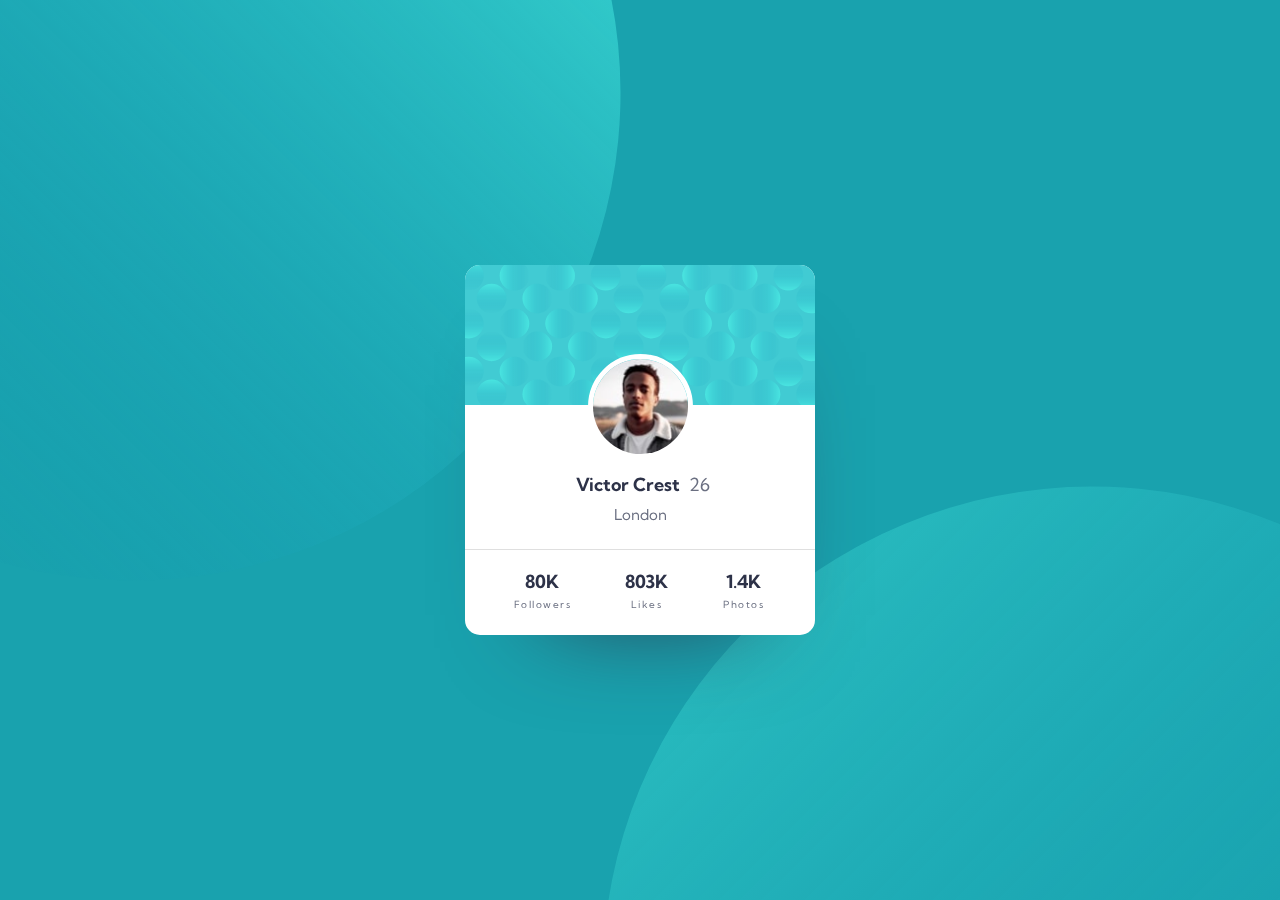
<file: index.html>
<!DOCTYPE html>
<html lang="en">
  <head>
    <meta charset="UTF-8" />
    <meta http-equiv="X-UA-Compatible" content="IE=edge" />
    <meta name="viewport" content="width=device-width, initial-scale=1.0" />
    <title>Card</title>
    <link rel="icon" href="./images/favicon-32x32.png" type="image/x-icon" />
    <link rel="stylesheet" href="./css/style.css" />
  </head>
  <body>
    <section>
      <img
        src="./images/bg-pattern-top.svg"
        alt="background-image-top"
        class="top-img"
      />
      <img
        src="./images/bg-pattern-bottom.svg"
        alt="background-image-bottom"
        class="bottom-img"
      />
    </section>

    <section class="top">
      <div>
        <img src="images/bg-pattern-card.svg" alt="card-image-top" />
      </div>
      <div class="middle">
        <div class="profile-pic">
          <img class="vic-pic" src="images/image-victor.jpg" alt="Victor-pic" />
        </div>
        <div>
          <p class="name">Victor Crest <span class="age">26</span></p>
          <p class="city">London</p>
        </div>
      </div>

      <section class="bottom">
        <div class="statistics">
          <p class="number">80K</p>
          <p class="text">Followers</p>
        </div>
        <div class="statistics">
          <p class="number">803K</p>
          <p class="text">Likes</p>
        </div>
        <div class="statistics">
          <p class="number">1.4K</p>
          <p class="text">Photos</p>
        </div>
      </section>
    </section>
  </body>
</html>
</file>
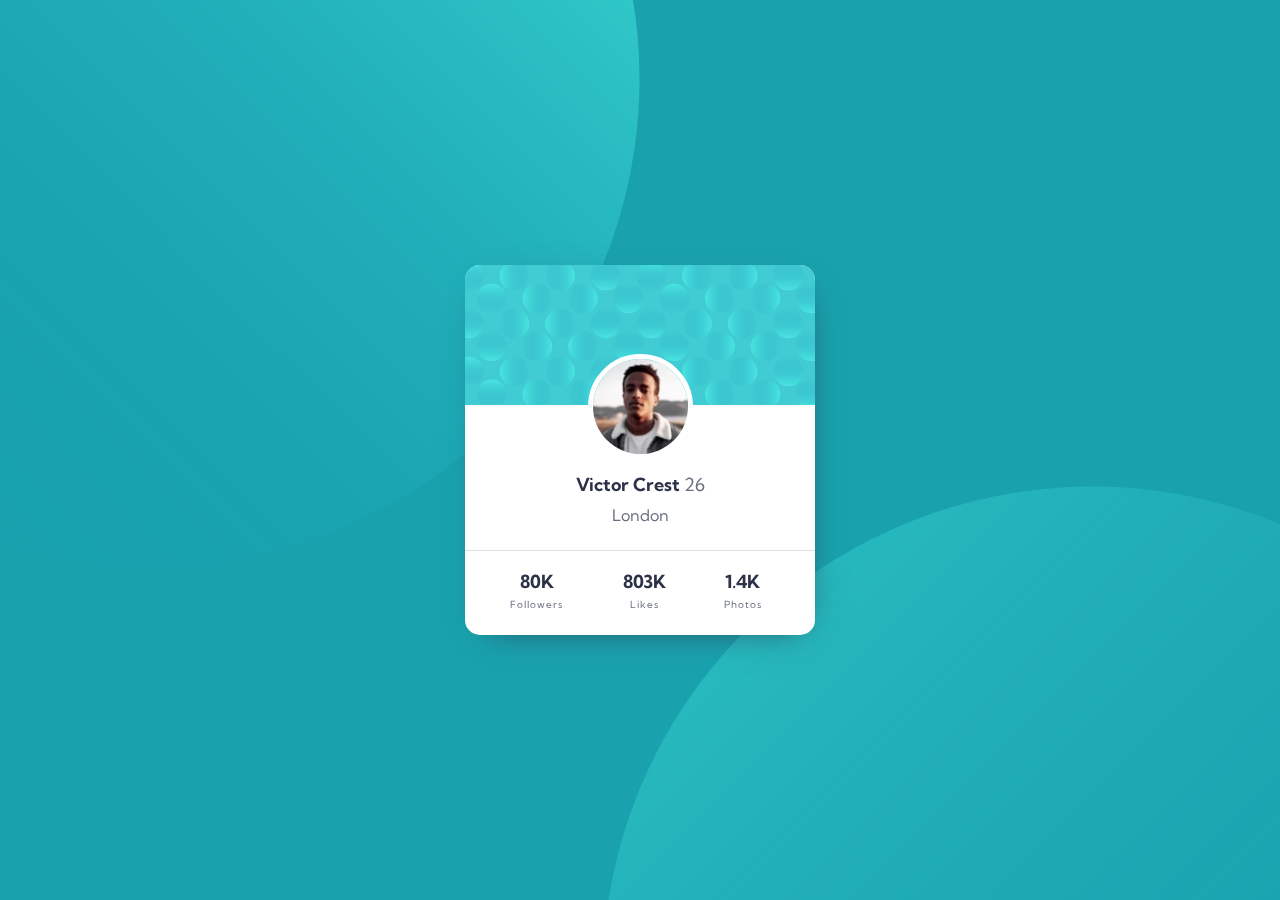
<file: card-1/index.html>
<!DOCTYPE html>
<html lang="en">
<head>
    <meta charset="UTF-8">
    <meta http-equiv="X-UA-Compatible" content="IE=edge">
    <meta name="viewport" content="width=device-width, initial-scale=1.0">
    <title>Card</title>
    <link rel="icon" href="./images/favicon-32x32.png" type="image/x-icon" />
    <link rel="stylesheet" href="./css/style.css">
</head>
<body>

    <section>
        <img src="./images/bg-pattern-top.svg" alt="background-image-top" class="top-img">
        <img src="./images/bg-pattern-bottom.svg" alt="background-image-bottom" class="bottom-img">
    </section>

    <section class="top">
        <div>
            <img src="images/bg-pattern-card.svg" alt="card-image-top" />
        </div>
        <div class="middle">
            <div class="profile-pic">
                <img class="vic-pic" src="images/image-victor.jpg" alt="Victor-pic" />
            </div>
            <div>
              <p class="name">Victor Crest <span class="age">26</span></p>
              <p class="city">London</p>
            </div>
        </div>

    <section class="bottom">
        <div class="statistics">
            <p class="number">80K</p>
            <p class="text move">Followers</p>
        </div>
        <div class="statistics">
            <p class="number">803K</p>
            <p class="text">Likes</p>
        </div>
        <div class="statistics">
            <p class="number">1.4K</p>
            <p class="text">Photos</p>
        </div>
    </section>
    
    </section>
</body>
</html>
</file>
<file: css/style.css>
@import url("https://fonts.googleapis.com/css2?family=Kumbh+Sans:wght@400;700&display=swap");
* {
  -webkit-box-sizing: border-box;
  box-sizing: border-box;
  margin: 0;
  padding: 0;
}

body {
  background-color: #19a2ae;
  font-family: "Kumbh Sans", sans-serif;
  display: -webkit-box;
  display: -ms-flexbox;
  display: flex;
  -webkit-box-orient: vertical;
  -webkit-box-direction: normal;
  -ms-flex-direction: column;
  flex-direction: column;
  -webkit-box-pack: center;
  -ms-flex-pack: center;
  justify-content: center;
  -webkit-box-align: center;
  -ms-flex-align: center;
  align-items: center;
  min-height: 100vh;
}

.top-img {
  position: fixed;
  overflow: hidden;
  bottom: 35.5%;
  right: 51.5%;
}

.bottom-img {
  position: fixed;
  overflow: hidden;
  top: 54%;
  left: 47%;
}

.top {
  background-color: white;
  border-radius: 15px;
  height: 370px;
  width: 350px;
  overflow: hidden;
  display: -webkit-box;
  display: -ms-flexbox;
  display: flex;
  -webkit-box-orient: vertical;
  -webkit-box-direction: normal;
  -ms-flex-direction: column;
  flex-direction: column;
  z-index: 1;
  -webkit-box-shadow: 10px 50px 100px -70px #2d3248;
  box-shadow: 10px 50px 100px -70px #2d3248;
}

.top .middle {
  display: -webkit-box;
  display: -ms-flexbox;
  display: flex;
  -webkit-box-orient: vertical;
  -webkit-box-direction: normal;
  -ms-flex-direction: column;
  flex-direction: column;
  -webkit-box-align: center;
  -ms-flex-align: center;
  align-items: center;
}

.top .vic-pic {
  border-radius: 50%;
  margin-top: -55px;
  border: 5px solid white;
  width: 105px;
  background-color: white;
}

.top .name {
  font-size: 18px;
  font-weight: 700;
  color: #2d3248;
  margin-top: 10px;
}

.top .age {
  color: #6a6f81;
  font-weight: 400;
  position: relative;
  left: 5px;
}

.top .city {
  color: #6a6f81;
  display: -webkit-box;
  display: -ms-flexbox;
  display: flex;
  -webkit-box-pack: center;
  -ms-flex-pack: center;
  justify-content: center;
  margin-top: 9px;
  font-size: 15px;
}

.bottom {
  border-top: 0.2px solid rgba(219, 219, 219, 0.883);
  margin-top: 25px;
  margin-bottom: 10px;
  display: -webkit-box;
  display: -ms-flexbox;
  display: flex;
  -webkit-box-pack: space-evenly;
  -ms-flex-pack: space-evenly;
  justify-content: space-evenly;
  -webkit-box-align: center;
  -ms-flex-align: center;
  align-items: center;
  font-size: 18px;
  height: 100%;
}

.bottom .statistics {
  display: -webkit-box;
  display: -ms-flexbox;
  display: flex;
  -webkit-box-orient: vertical;
  -webkit-box-direction: normal;
  -ms-flex-direction: column;
  flex-direction: column;
  -webkit-box-pack: center;
  -ms-flex-pack: center;
  justify-content: center;
}

.bottom .number {
  color: #2d3248;
  font-weight: 700;
  margin: 5px;
  text-align: center;
}

.bottom .text {
  font-size: 10px;
  color: #6a6f81;
  letter-spacing: 1.5px;
  text-align: center;
}

@media only screen and (max-width: 375px) {
  .top {
    width: 87%;
    -webkit-box-shadow: 1px 15px 100px -40px #2d3248;
    box-shadow: 1px 15px 100px -40px #2d3248;
  }
  .bottom-img {
    position: fixed;
    -webkit-transform: skewY(17deg);
    transform: skewY(17deg);
    left: 43%;
    top: 54.5%;
    opacity: 0.8;
  }
  .top-img {
    position: fixed;
    bottom: 37%;
    right: 42%;
    opacity: 0.4;
  }
  .city {
    font-size: 15px;
  }
}
/*# sourceMappingURL=style.css.map */
</file>
<file: card-1/css/style.css>
@import url("https://fonts.googleapis.com/css2?family=Kumbh+Sans:wght@400;700&display=swap");
* {
  -webkit-box-sizing: border-box;
          box-sizing: border-box;
  margin: 0;
  padding: 0;
}

body {
  background-color: #19a2ae;
  font-family: 'Kumbh Sans', sans-serif;
  display: -webkit-box;
  display: -ms-flexbox;
  display: flex;
  -webkit-box-orient: vertical;
  -webkit-box-direction: normal;
      -ms-flex-direction: column;
          flex-direction: column;
  -webkit-box-pack: center;
      -ms-flex-pack: center;
          justify-content: center;
  -webkit-box-align: center;
      -ms-flex-align: center;
          align-items: center;
  min-height: 100vh;
}

.top-img {
  position: fixed;
  overflow: hidden;
  bottom: 37%;
  right: 50%;
}

.bottom-img {
  position: fixed;
  overflow: hidden;
  top: 54%;
  left: 47%;
}

.top {
  background-color: white;
  border-radius: 15px;
  height: 370px;
  width: 350px;
  overflow: hidden;
  display: -webkit-box;
  display: -ms-flexbox;
  display: flex;
  -webkit-box-orient: vertical;
  -webkit-box-direction: normal;
      -ms-flex-direction: column;
          flex-direction: column;
  z-index: 1;
  -webkit-box-shadow: 5px 10px 35px -20px #2d3248;
          box-shadow: 5px 10px 35px -20px #2d3248;
}

.top .middle {
  display: -webkit-box;
  display: -ms-flexbox;
  display: flex;
  -webkit-box-orient: vertical;
  -webkit-box-direction: normal;
      -ms-flex-direction: column;
          flex-direction: column;
  -webkit-box-align: center;
      -ms-flex-align: center;
          align-items: center;
}

.top .vic-pic {
  border-radius: 50%;
  margin-top: -55px;
  border: 5px solid white;
  width: 105px;
  background-color: white;
}

.top .name {
  font-size: 18px;
  font-weight: 700;
  color: #2d3248;
  margin-top: 10px;
}

.top .age {
  color: #6a6f81;
  font-weight: 400;
}

.top .city {
  color: #6a6f81;
  display: -webkit-box;
  display: -ms-flexbox;
  display: flex;
  -webkit-box-pack: center;
      -ms-flex-pack: center;
          justify-content: center;
  margin-top: 9px;
}

.bottom {
  border-top: 0.2px solid rgba(219, 219, 219, 0.883);
  margin-top: 25px;
  margin-bottom: 10px;
  display: -webkit-box;
  display: -ms-flexbox;
  display: flex;
  -webkit-box-pack: space-evenly;
      -ms-flex-pack: space-evenly;
          justify-content: space-evenly;
  -webkit-box-align: center;
      -ms-flex-align: center;
          align-items: center;
  font-size: 18px;
  height: 100%;
}

.bottom .statistics {
  display: -webkit-box;
  display: -ms-flexbox;
  display: flex;
  -webkit-box-orient: vertical;
  -webkit-box-direction: normal;
      -ms-flex-direction: column;
          flex-direction: column;
  -webkit-box-pack: center;
      -ms-flex-pack: center;
          justify-content: center;
}

.bottom .number {
  color: #2d3248;
  font-weight: 700;
  margin: 5px;
}

.bottom .text {
  font-size: 10px;
  color: #6a6f81;
  letter-spacing: 1px;
  text-align: center;
}

.bottom .move {
  position: relative;
  right: 5px;
}

@media only screen and (max-width: 375px) {
  .top {
    width: 87%;
  }
  .bottom-img {
    position: fixed;
    left: 35%;
    top: 46%;
  }
  .top-img {
    position: fixed;
    bottom: 37%;
    right: 43%;
  }
}
/*# sourceMappingURL=style.css.map */
</file>
